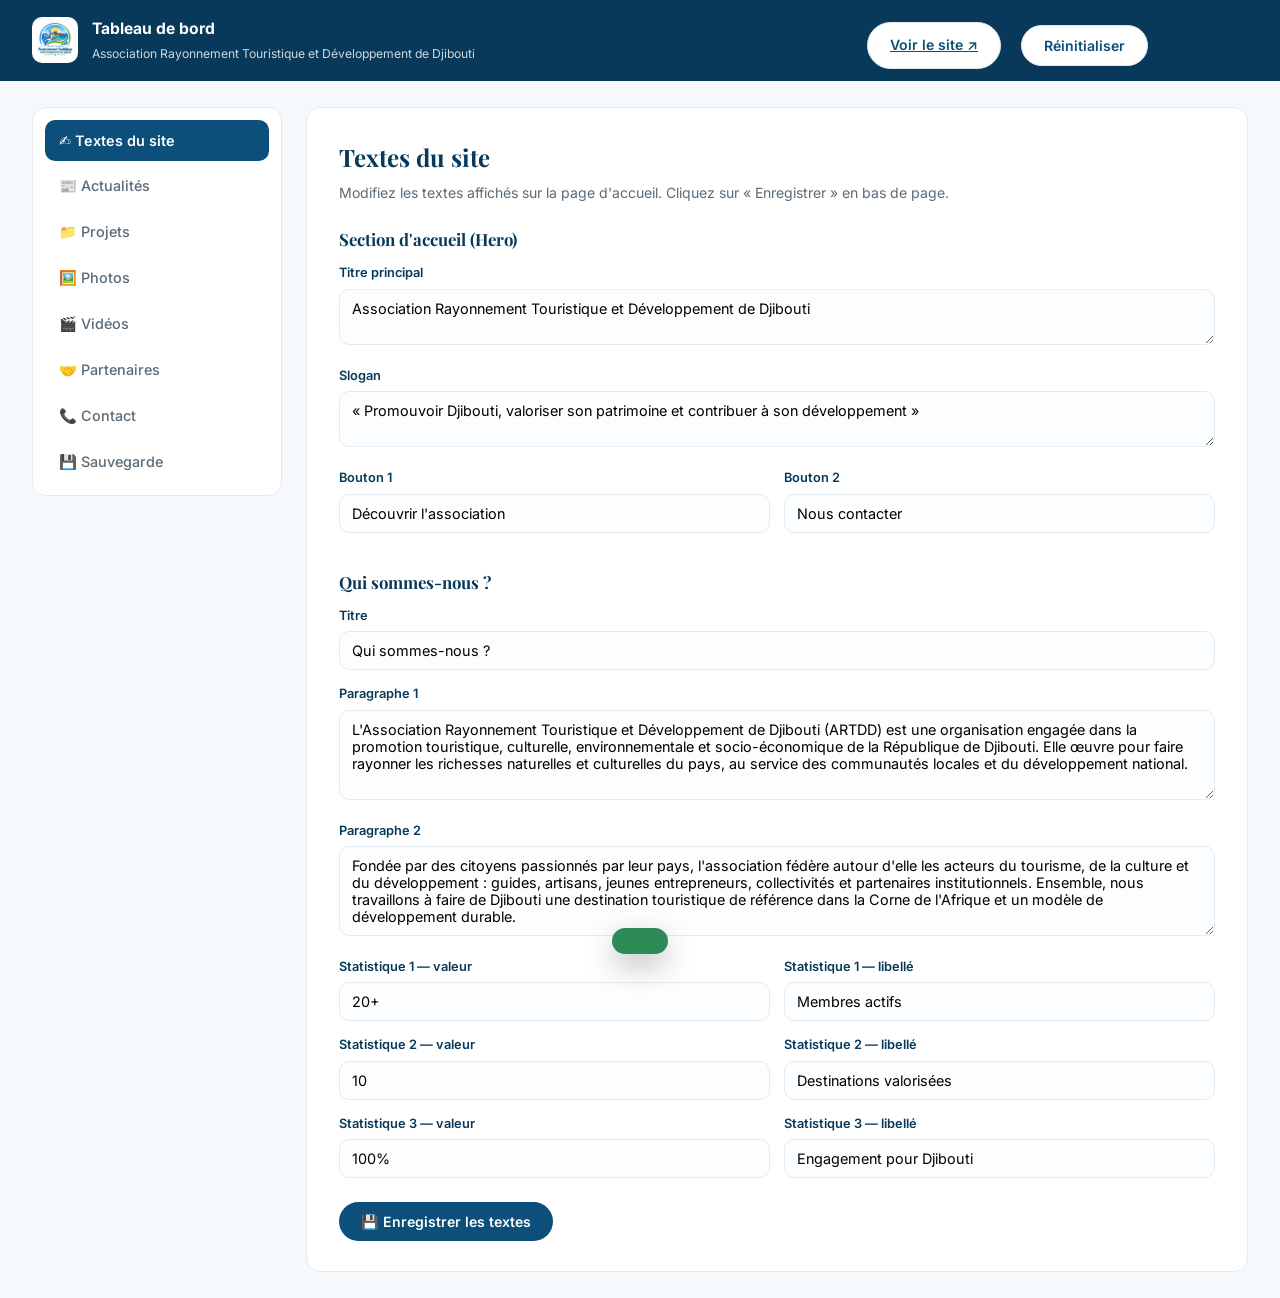
<file: admin.html>
<!DOCTYPE html>
<html lang="fr">
<head>
  <meta charset="UTF-8">
  <meta name="viewport" content="width=device-width, initial-scale=1.0">
  <title>Tableau de bord — ARTD Djibouti</title>
  <meta name="robots" content="noindex, nofollow">
  <link rel="icon" type="image/png" href="assets/logo.png">
  <link href="https://fonts.googleapis.com/css2?family=Inter:wght@400;500;600;700&family=Playfair+Display:wght@600;700&display=swap" rel="stylesheet">
  <link rel="stylesheet" href="css/admin.css">
</head>
<body>

  <header class="admin-topbar">
    <div class="admin-topbar-inner">
      <img src="assets/logo.png" alt="Logo de l'association" class="admin-logo">
      <div>
        <strong>Tableau de bord</strong>
        <span>Association Rayonnement Touristique et Développement de Djibouti</span>
      </div>
      <div class="topbar-actions">
        <a href="index.html" target="_blank" class="admin-btn ghost">Voir le site ↗</a>
        <button class="admin-btn ghost" id="btnReset">Réinitialiser</button>
        <span class="save-state" id="saveState"></span>
      </div>
    </div>
  </header>

  <div class="admin-layout">
    <nav class="admin-side" aria-label="Sections d'administration">
      <button class="side-link active" data-tab="textes">✍️ Textes du site</button>
      <button class="side-link" data-tab="actualites">📰 Actualités</button>
      <button class="side-link" data-tab="projets">📁 Projets</button>
      <button class="side-link" data-tab="galerie">🖼️ Photos</button>
      <button class="side-link" data-tab="videos">🎬 Vidéos</button>
      <button class="side-link" data-tab="partenaires">🤝 Partenaires</button>
      <button class="side-link" data-tab="contact">📞 Contact</button>
      <button class="side-link" data-tab="sauvegarde">💾 Sauvegarde</button>
    </nav>

    <main class="admin-main">

      <!-- ===== TEXTES ===== -->
      <section class="admin-tab active" id="tab-textes">
        <h2>Textes du site</h2>
        <p class="hint">Modifiez les textes affichés sur la page d'accueil. Cliquez sur « Enregistrer » en bas de page.</p>

        <h3>Section d'accueil (Hero)</h3>
        <div class="admin-form">
          <div class="f-group"><label>Titre principal</label><textarea rows="2" data-bind="hero.titre"></textarea></div>
          <div class="f-group"><label>Slogan</label><textarea rows="2" data-bind="hero.slogan"></textarea></div>
          <div class="f-row">
            <div class="f-group"><label>Bouton 1</label><input type="text" data-bind="hero.btn1"></div>
            <div class="f-group"><label>Bouton 2</label><input type="text" data-bind="hero.btn2"></div>
          </div>
        </div>

        <h3>Qui sommes-nous ?</h3>
        <div class="admin-form">
          <div class="f-group"><label>Titre</label><input type="text" data-bind="quiSommesNous.titre"></div>
          <div class="f-group"><label>Paragraphe 1</label><textarea rows="4" data-bind="quiSommesNous.texte1"></textarea></div>
          <div class="f-group"><label>Paragraphe 2</label><textarea rows="4" data-bind="quiSommesNous.texte2"></textarea></div>
          <div class="f-row">
            <div class="f-group"><label>Statistique 1 — valeur</label><input type="text" data-bind="quiSommesNous.stat1.valeur"></div>
            <div class="f-group"><label>Statistique 1 — libellé</label><input type="text" data-bind="quiSommesNous.stat1.libelle"></div>
          </div>
          <div class="f-row">
            <div class="f-group"><label>Statistique 2 — valeur</label><input type="text" data-bind="quiSommesNous.stat2.valeur"></div>
            <div class="f-group"><label>Statistique 2 — libellé</label><input type="text" data-bind="quiSommesNous.stat2.libelle"></div>
          </div>
          <div class="f-row">
            <div class="f-group"><label>Statistique 3 — valeur</label><input type="text" data-bind="quiSommesNous.stat3.valeur"></div>
            <div class="f-group"><label>Statistique 3 — libellé</label><input type="text" data-bind="quiSommesNous.stat3.libelle"></div>
          </div>
        </div>
        <button class="admin-btn primary save-btn" data-savetab="textes">💾 Enregistrer les textes</button>
      </section>

      <!-- ===== ACTUALITES ===== -->
      <section class="admin-tab" id="tab-actualites">
        <h2>Actualités</h2>
        <p class="hint">Ajoutez, modifiez ou supprimez les articles. Astuce : pour une photo, placez le fichier dans <code>assets/img/</code> et indiquez <code>assets/img/mon-image.jpg</code>.</p>
        <div id="actualitesList" class="items-list"></div>
        <button class="admin-btn primary" id="btnAddActu">➕ Ajouter une actualité</button>
        <button class="admin-btn primary save-btn" data-save="actualites">💾 Enregistrer les actualités</button>
      </section>

      <!-- ===== PROJETS ===== -->
      <section class="admin-tab" id="tab-projets">
        <h2>Projets</h2>
        <p class="hint">Renseignez la photo, le titre, la description, la date, le lieu, les partenaires et l'état de chaque projet.</p>
        <div id="projetsList" class="items-list"></div>
        <button class="admin-btn primary" id="btnAddProjet">➕ Ajouter un projet</button>
        <button class="admin-btn primary save-btn" data-save="projets">💾 Enregistrer les projets</button>
      </section>

      <!-- ===== GALERIE ===== -->
      <section class="admin-tab" id="tab-galerie">
        <h2>Photos</h2>
        <p class="hint">Gérez les photos de la galerie. Catégories : <code>tourisme</code>, <code>culture</code>, <code>patrimoine</code>, <code>evenements</code>, <code>activites</code>, <code>paysages</code>.</p>
        <div id="galerieList" class="items-list"></div>
        <button class="admin-btn primary" id="btnAddPhoto">➕ Ajouter une photo</button>
        <button class="admin-btn primary save-btn" data-save="galerie">💾 Enregistrer la galerie</button>
      </section>

      <!-- ===== VIDEOS ===== -->
      <section class="admin-tab" id="tab-videos">
        <h2>Vidéos</h2>
        <p class="hint">Ajoutez les titres et liens (YouTube, etc.) des vidéos de l'association.</p>
        <div id="videosList" class="items-list"></div>
        <button class="admin-btn primary" id="btnAddVideo">➕ Ajouter une vidéo</button>
        <button class="admin-btn primary save-btn" data-save="videos">💾 Enregistrer les vidéos</button>
      </section>

      <!-- ===== PARTENAIRES ===== -->
      <section class="admin-tab" id="tab-partenaires">
        <h2>Partenaires</h2>
        <p class="hint">Nom du partenaire et chemin du logo (optionnel, ex. <code>assets/img/logo-partenaire.png</code>).</p>
        <div id="partenairesList" class="items-list"></div>
        <button class="admin-btn primary" id="btnAddPartenaire">➕ Ajouter un partenaire</button>
        <button class="admin-btn primary save-btn" data-save="partenaires">💾 Enregistrer les partenaires</button>
      </section>

      <!-- ===== CONTACT ===== -->
      <section class="admin-tab" id="tab-contact">
        <h2>Informations de contact</h2>
        <p class="hint">Ces informations s'affichent dans la page Contact et dans le pied de page.</p>
        <div class="admin-form">
          <div class="f-group"><label>Nom complet de l'association</label><input type="text" data-bind="contact.nom"></div>
          <div class="f-row">
            <div class="f-group"><label>Email</label><input type="text" data-bind="contact.email"></div>
            <div class="f-group"><label>Téléphone 1</label><input type="text" data-bind="contact.tel1"></div>
          </div>
          <div class="f-row">
            <div class="f-group"><label>Téléphone 2</label><input type="text" data-bind="contact.tel2"></div>
            <div class="f-group"><label>Horaires</label><input type="text" data-bind="contact.horaires"></div>
          </div>
          <div class="f-group"><label>Adresse du siège</label><input type="text" data-bind="contact.adresse"></div>
          <h3 style="margin:18px 0 8px">Réseaux sociaux (liens)</h3>
          <div class="f-row">
            <div class="f-group"><label>Facebook</label><input type="text" data-bind="contact.facebook" placeholder="https://facebook.com/..."></div>
            <div class="f-group"><label>YouTube</label><input type="text" data-bind="contact.youtube" placeholder="https://youtube.com/..."></div>
          </div>
          <div class="f-row">
            <div class="f-group"><label>Instagram</label><input type="text" data-bind="contact.instagram" placeholder="https://instagram.com/..."></div>
            <div class="f-group"><label>TikTok</label><input type="text" data-bind="contact.tiktok" placeholder="https://tiktok.com/..."></div>
          </div>
          <div class="f-group"><label>X (Twitter)</label><input type="text" data-bind="contact.x" placeholder="https://x.com/..."></div>
        </div>
        <button class="admin-btn primary save-btn" data-savetab="contact">💾 Enregistrer le contact</button>
      </section>

      <!-- ===== SAUVEGARDE ===== -->
      <section class="admin-tab" id="tab-sauvegarde">
        <h2>Sauvegarde & restauration</h2>
        <p class="hint">Exportez vos contenus pour les conserver ou les transférer, puis importez-les sur un autre ordinateur ou après une mise en ligne.</p>
        <div class="sauvegarde-actions">
          <button class="admin-btn primary" id="btnExport">⬇️ Exporter les contenus (JSON)</button>
          <label class="admin-btn ghost file-label">⬆️ Importer un fichier JSON
            <input type="file" id="fileImport" accept=".json" hidden>
          </label>
        </div>
        <div class="warning">
          <strong>Important :</strong> les modifications sont enregistrées dans ce navigateur. Pensez à exporter régulièrement vos contenus.
          Pour publier le site avec vos contenus, remplacez le fichier <code>js/data.js</code> par le fichier exporté (demandez de l'aide technique si besoin).
        </div>
      </section>

    </main>
  </div>

  <div class="toast" id="toast"></div>

  <script src="js/data.js"></script>
  <script src="js/admin.js"></script>
</body>
</html>
</file>
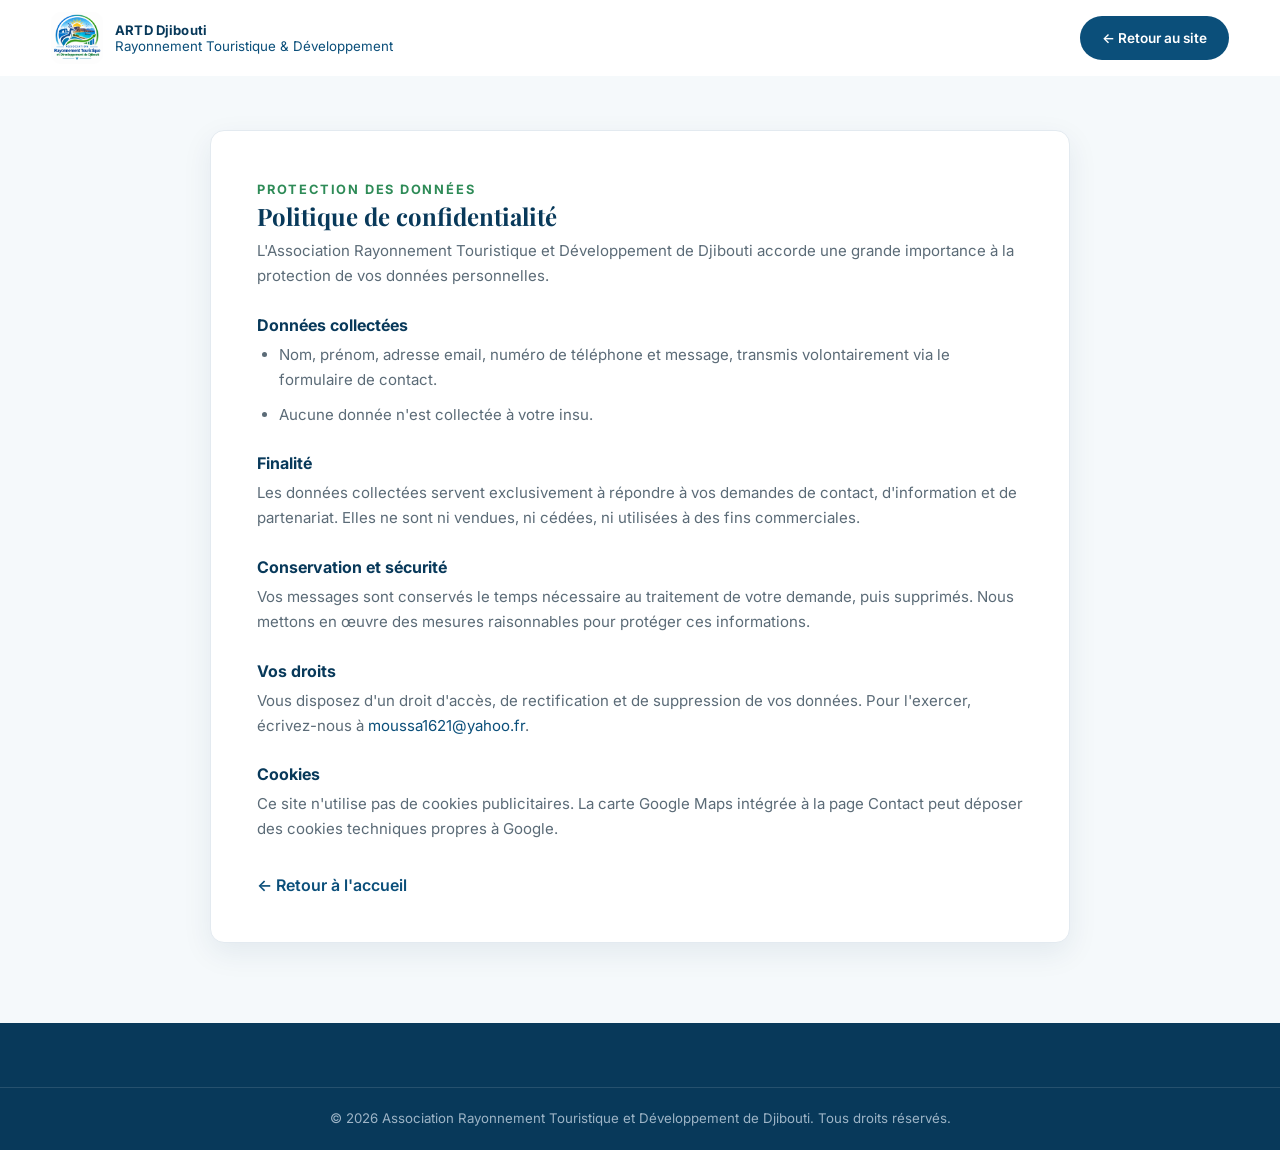
<file: confidentialite.html>
<!DOCTYPE html>
<html lang="fr">
<head>
  <meta charset="UTF-8">
  <meta name="viewport" content="width=device-width, initial-scale=1.0">
  <title>Politique de confidentialité — Association Rayonnement Touristique et Développement de Djibouti</title>
  <meta name="robots" content="index, follow">
  <link rel="icon" type="image/png" href="assets/logo.png">
  <link href="https://fonts.googleapis.com/css2?family=Inter:wght@400;500;600;700&family=Playfair+Display:wght@600;700&display=swap" rel="stylesheet">
  <link rel="stylesheet" href="css/style.css">
  <style>
    .legal-wrap{padding:130px 0 80px}
    .legal-card{background:#fff;border:1px solid var(--line);border-radius:14px;box-shadow:var(--shadow);padding:44px 46px;max-width:860px;margin:0 auto}
    .legal-card h2{margin-bottom:8px}
    .legal-card .kicker{margin-bottom:0}
    .legal-card h3{font-family:var(--font-body);font-size:1rem;margin:26px 0 8px}
    .legal-card p, .legal-card li{color:var(--muted);font-size:.94rem;margin-bottom:10px}
    .legal-card ul{list-style:disc;padding-left:22px}
    .back-link{display:inline-block;margin:20px 0 0;font-weight:600}
  </style>
</head>
<body>

  <header class="site-header">
    <div class="header-inner container">
      <a href="index.html" class="brand">
        <img src="assets/logo.png" alt="Logo de l'association" class="brand-logo">
        <span class="brand-text">
          <strong>ARTD&nbsp;Djibouti</strong>
          <small>Rayonnement Touristique &amp; Développement</small>
        </span>
      </a>
      <a href="index.html" class="btn btn-blue btn-header">← Retour au site</a>
    </div>
  </header>

  <main class="legal-wrap section-alt">
    <div class="container">
      <article class="legal-card">
        <span class="kicker">Protection des données</span>
        <h2>Politique de confidentialité</h2>
        <p>L'Association Rayonnement Touristique et Développement de Djibouti accorde une grande importance à la protection de vos données personnelles.</p>
        <h3>Données collectées</h3>
        <ul>
          <li>Nom, prénom, adresse email, numéro de téléphone et message, transmis volontairement via le formulaire de contact.</li>
          <li>Aucune donnée n'est collectée à votre insu.</li>
        </ul>
        <h3>Finalité</h3>
        <p>Les données collectées servent exclusivement à répondre à vos demandes de contact, d'information et de partenariat. Elles ne sont ni vendues, ni cédées, ni utilisées à des fins commerciales.</p>
        <h3>Conservation et sécurité</h3>
        <p>Vos messages sont conservés le temps nécessaire au traitement de votre demande, puis supprimés. Nous mettons en œuvre des mesures raisonnables pour protéger ces informations.</p>
        <h3>Vos droits</h3>
        <p>Vous disposez d'un droit d'accès, de rectification et de suppression de vos données. Pour l'exercer, écrivez-nous à <a href="mailto:moussa1621@yahoo.fr">moussa1621@yahoo.fr</a>.</p>
        <h3>Cookies</h3>
        <p>Ce site n'utilise pas de cookies publicitaires. La carte Google Maps intégrée à la page Contact peut déposer des cookies techniques propres à Google.</p>
        <a class="back-link" href="index.html">← Retour à l'accueil</a>
      </article>
    </div>
  </main>

  <footer class="site-footer">
    <div class="footer-bottom">
      <div class="container">
        <p>© 2026 Association Rayonnement Touristique et Développement de Djibouti. Tous droits réservés.</p>
      </div>
    </div>
  </footer>

</body>
</html>
</file>
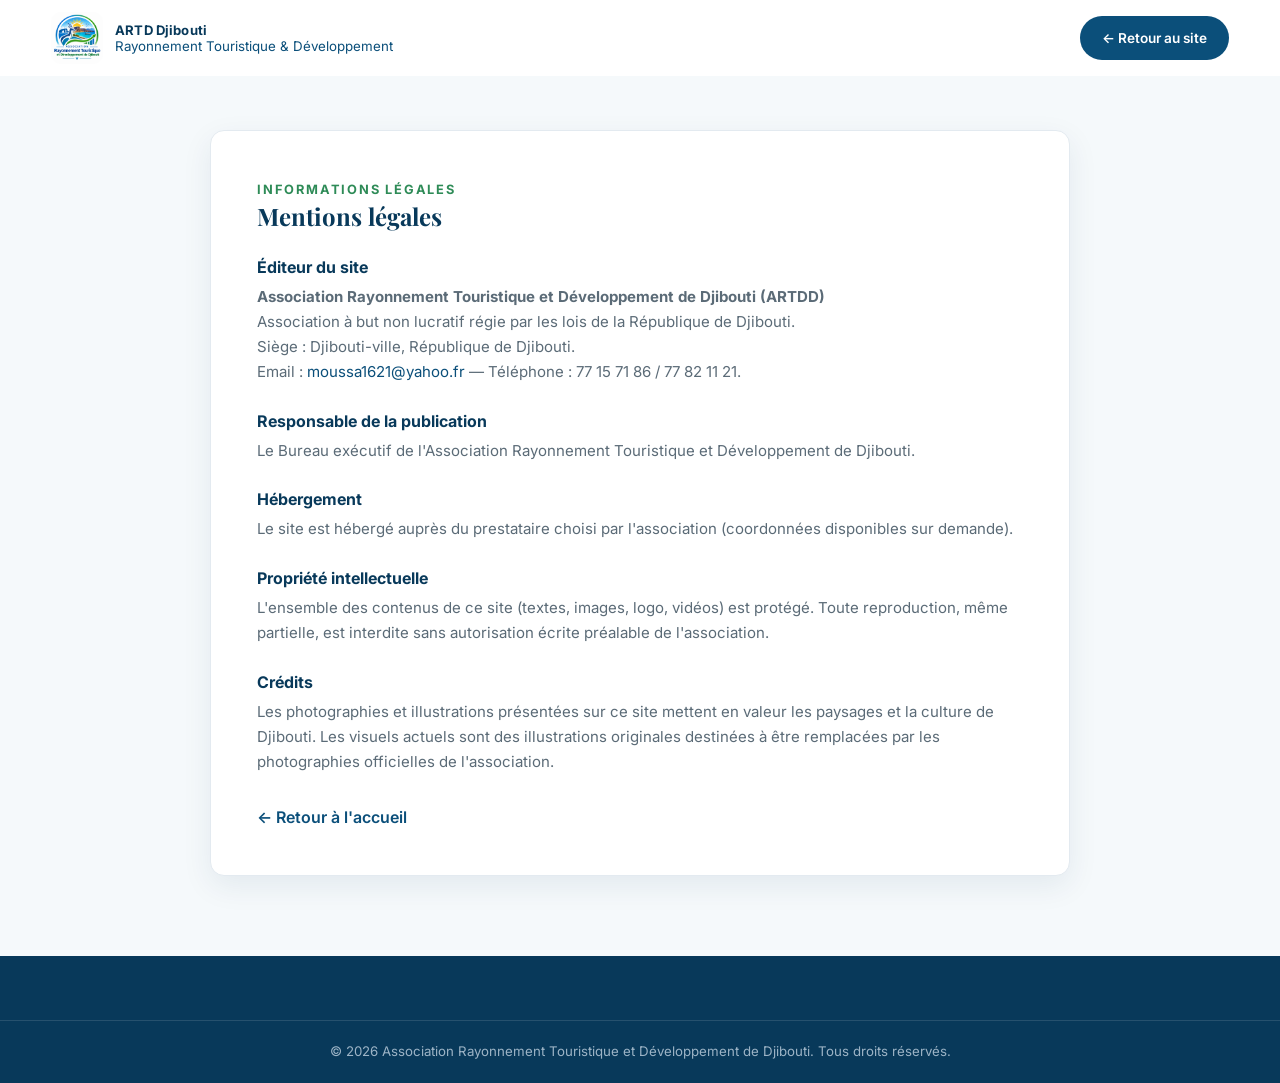
<file: mentions-legales.html>
<!DOCTYPE html>
<html lang="fr">
<head>
  <meta charset="UTF-8">
  <meta name="viewport" content="width=device-width, initial-scale=1.0">
  <title>Mentions légales — Association Rayonnement Touristique et Développement de Djibouti</title>
  <meta name="robots" content="index, follow">
  <link rel="icon" type="image/png" href="assets/logo.png">
  <link href="https://fonts.googleapis.com/css2?family=Inter:wght@400;500;600;700&family=Playfair+Display:wght@600;700&display=swap" rel="stylesheet">
  <link rel="stylesheet" href="css/style.css">
  <style>
    .legal-wrap{padding:130px 0 80px}
    .legal-card{background:#fff;border:1px solid var(--line);border-radius:14px;box-shadow:var(--shadow);padding:44px 46px;max-width:860px;margin:0 auto}
    .legal-card h2{margin-bottom:8px}
    .legal-card .kicker{margin-bottom:0}
    .legal-card h3{font-family:var(--font-body);font-size:1rem;margin:26px 0 8px}
    .legal-card p, .legal-card li{color:var(--muted);font-size:.94rem;margin-bottom:10px}
    .legal-card ul{list-style:disc;padding-left:22px}
    .back-link{display:inline-block;margin:20px 0 0;font-weight:600}
  </style>
</head>
<body>

  <header class="site-header">
    <div class="header-inner container">
      <a href="index.html" class="brand">
        <img src="assets/logo.png" alt="Logo de l'association" class="brand-logo">
        <span class="brand-text">
          <strong>ARTD&nbsp;Djibouti</strong>
          <small>Rayonnement Touristique &amp; Développement</small>
        </span>
      </a>
      <a href="index.html" class="btn btn-blue btn-header">← Retour au site</a>
    </div>
  </header>

  <main class="legal-wrap section-alt">
    <div class="container">
      <article class="legal-card">
        <span class="kicker">Informations légales</span>
        <h2>Mentions légales</h2>
        <h3>Éditeur du site</h3>
        <p><strong>Association Rayonnement Touristique et Développement de Djibouti (ARTDD)</strong><br>
        Association à but non lucratif régie par les lois de la République de Djibouti.<br>
        Siège : Djibouti-ville, République de Djibouti.<br>
        Email : <a href="mailto:moussa1621@yahoo.fr">moussa1621@yahoo.fr</a> — Téléphone : 77 15 71 86 / 77 82 11 21.</p>
        <h3>Responsable de la publication</h3>
        <p>Le Bureau exécutif de l'Association Rayonnement Touristique et Développement de Djibouti.</p>
        <h3>Hébergement</h3>
        <p>Le site est hébergé auprès du prestataire choisi par l'association (coordonnées disponibles sur demande).</p>
        <h3>Propriété intellectuelle</h3>
        <p>L'ensemble des contenus de ce site (textes, images, logo, vidéos) est protégé. Toute reproduction, même partielle, est interdite sans autorisation écrite préalable de l'association.</p>
        <h3>Crédits</h3>
        <p>Les photographies et illustrations présentées sur ce site mettent en valeur les paysages et la culture de Djibouti. Les visuels actuels sont des illustrations originales destinées à être remplacées par les photographies officielles de l'association.</p>
        <a class="back-link" href="index.html">← Retour à l'accueil</a>
      </article>
    </div>
  </main>

  <footer class="site-footer">
    <div class="footer-bottom">
      <div class="container">
        <p>© 2026 Association Rayonnement Touristique et Développement de Djibouti. Tous droits réservés.</p>
      </div>
    </div>
  </footer>

</body>
</html>
</file>
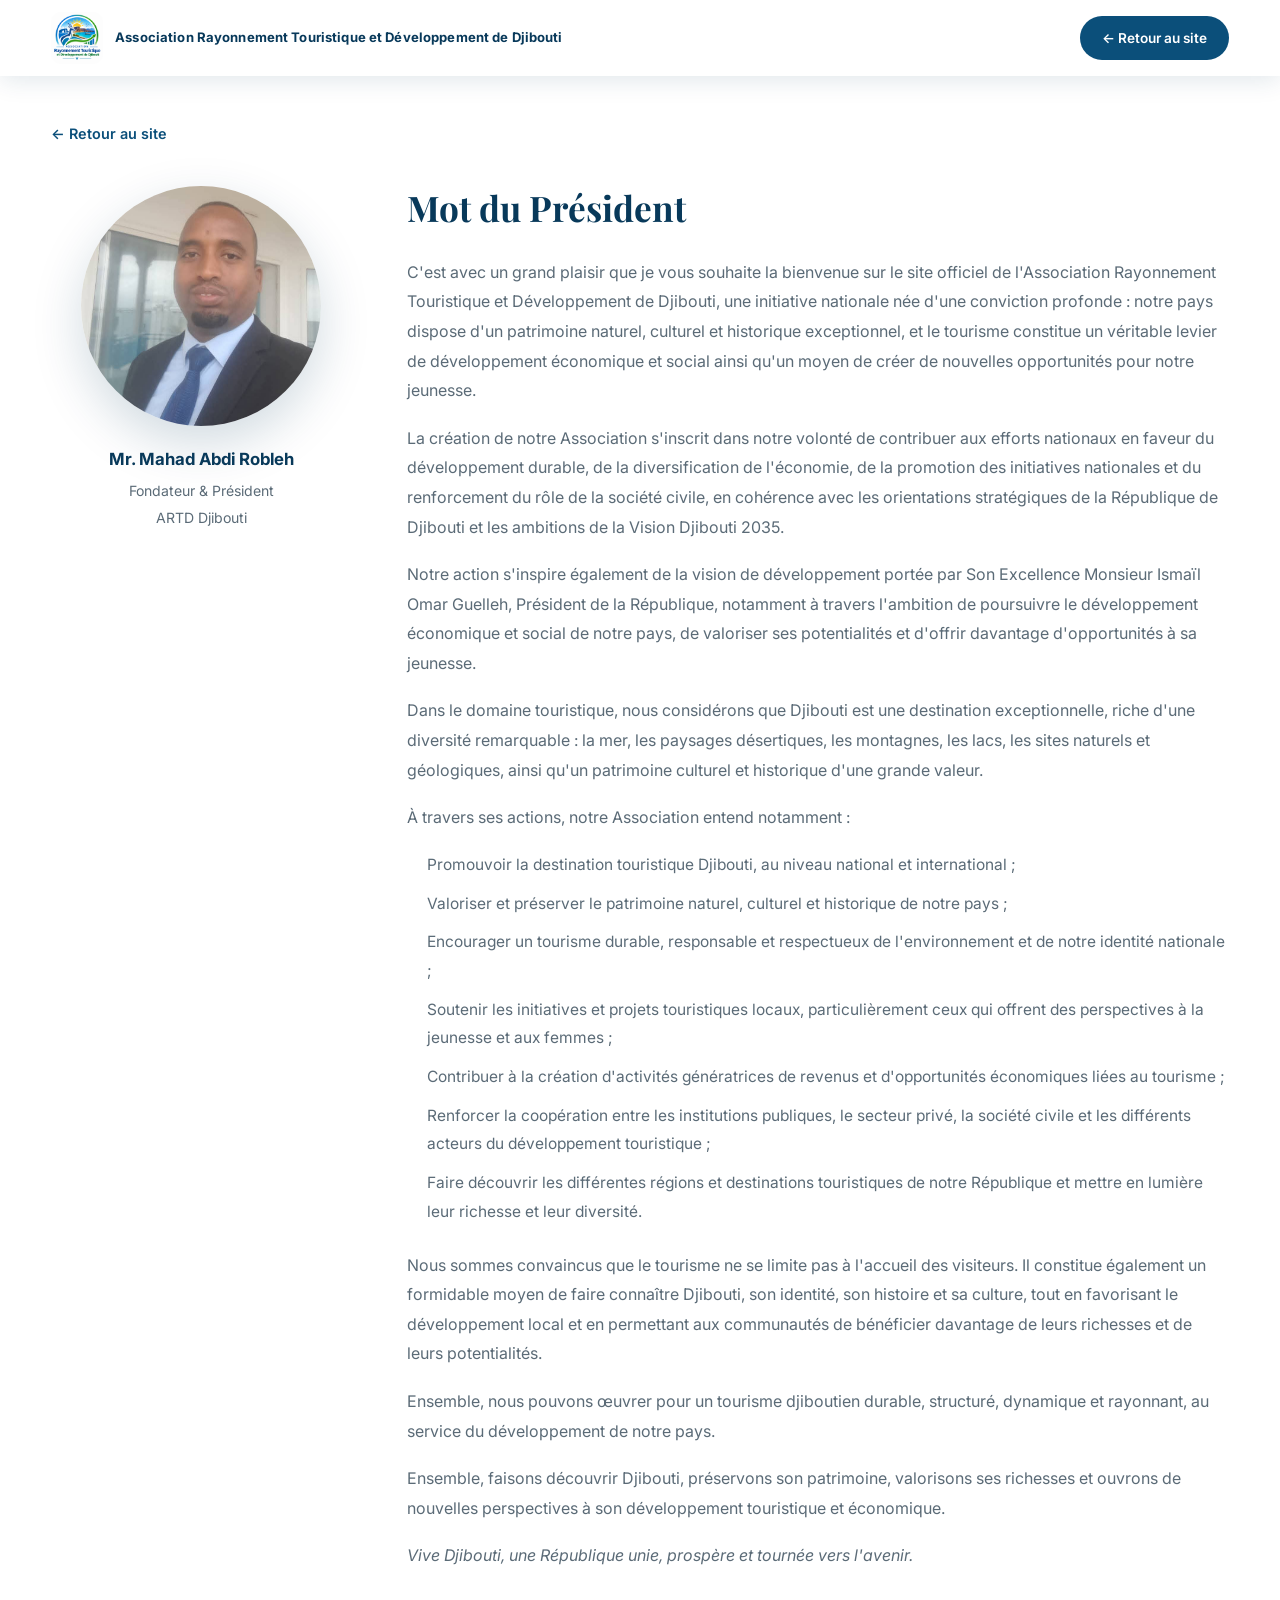
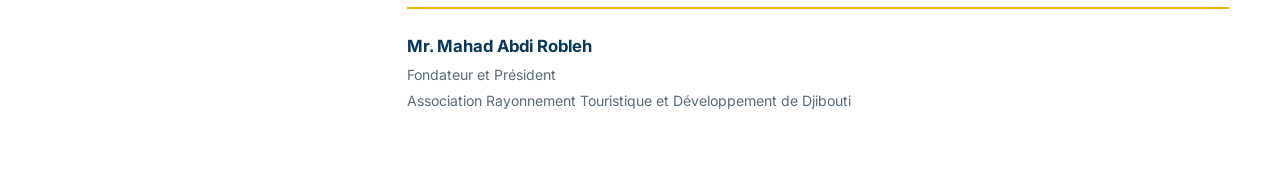
<file: mot-du-directeur.html>
<!DOCTYPE html>
<html lang="fr">
<head>
  <meta charset="UTF-8">
  <meta name="viewport" content="width=device-width, initial-scale=1.0">
  <title>Mot du Directeur — ARTD Djibouti</title>
  <link rel="icon" type="image/png" href="assets/logo.png">
  <link rel="preconnect" href="https://fonts.googleapis.com">
  <link rel="preconnect" href="https://fonts.gstatic.com" crossorigin>
  <link href="https://fonts.googleapis.com/css2?family=Playfair+Display:wght@600;700&family=Inter:wght@400;500;600;700&display=swap" rel="stylesheet">
  <link rel="stylesheet" href="css/style.css">
  <style>
    .directeur-page{padding:120px 0 80px}
    .directeur-inner{display:grid;grid-template-columns:300px 1fr;gap:56px;align-items:start}
    .directeur-photo{position:sticky;top:100px;text-align:center}
    .directeur-photo img{width:240px;height:240px;object-fit:cover;border-radius:50%;box-shadow:0 18px 50px rgba(8,57,90,.18);margin:0 auto 20px}
    .directeur-photo strong{display:block;font-size:1.05rem;color:var(--blue-deep);margin-bottom:4px}
    .directeur-photo span{font-size:.88rem;color:var(--muted)}
    .directeur-content h1{font-size:clamp(1.6rem,3vw,2.2rem);color:var(--blue-deep);margin-bottom:28px}
    .directeur-content p{color:var(--muted);line-height:1.85;margin-bottom:18px;font-size:1rem}
    .directeur-content ul{margin:16px 0 24px 20px;color:var(--muted);line-height:1.85}
    .directeur-content ul li{margin-bottom:10px;font-size:.97rem}
    .directeur-signature{margin-top:36px;padding-top:24px;border-top:2px solid var(--gold)}
    .directeur-signature strong{display:block;font-size:1.05rem;color:var(--blue-deep)}
    .directeur-signature span{font-size:.88rem;color:var(--muted)}
    .back-btn{display:inline-flex;align-items:center;gap:8px;margin-bottom:40px;color:var(--blue);font-weight:600;font-size:.9rem}
    .back-btn:hover{color:var(--blue-deep)}
    @media(max-width:860px){
      .directeur-inner{grid-template-columns:1fr}
      .directeur-photo{position:static}
      .directeur-photo img{width:180px;height:180px}
    }
  </style>
</head>
<body>

  <header class="site-header scrolled">
    <div class="header-inner container">
      <a href="index.html" class="brand">
        <img src="assets/logo.png" alt="Logo ARTD" class="brand-logo">
        <span class="brand-text">
          <strong>Association Rayonnement Touristique et Développement de Djibouti</strong>
        </span>
      </a>
      <a href="index.html" class="btn btn-blue btn-header">← Retour au site</a>
    </div>
  </header>

  <main>
    <section class="directeur-page">
      <div class="container">
        <a href="index.html" class="back-btn">← Retour au site</a>
        <div class="directeur-inner">
          <aside class="directeur-photo">
            <img src="assets/img/directeur.jpg" alt="Photo de Mr Mahad Abdi Robleh, Président de l'ARTD">
            <strong>Mr. Mahad Abdi Robleh</strong>
            <span>Fondateur &amp; Président<br>ARTD Djibouti</span>
          </aside>
          <div class="directeur-content">
            <h1>Mot du Président</h1>
            <p>C'est avec un grand plaisir que je vous souhaite la bienvenue sur le site officiel de l'Association Rayonnement Touristique et Développement de Djibouti, une initiative nationale née d'une conviction profonde : notre pays dispose d'un patrimoine naturel, culturel et historique exceptionnel, et le tourisme constitue un véritable levier de développement économique et social ainsi qu'un moyen de créer de nouvelles opportunités pour notre jeunesse.</p>
            <p>La création de notre Association s'inscrit dans notre volonté de contribuer aux efforts nationaux en faveur du développement durable, de la diversification de l'économie, de la promotion des initiatives nationales et du renforcement du rôle de la société civile, en cohérence avec les orientations stratégiques de la République de Djibouti et les ambitions de la Vision Djibouti 2035.</p>
            <p>Notre action s'inspire également de la vision de développement portée par Son Excellence Monsieur Ismaïl Omar Guelleh, Président de la République, notamment à travers l'ambition de poursuivre le développement économique et social de notre pays, de valoriser ses potentialités et d'offrir davantage d'opportunités à sa jeunesse.</p>
            <p>Dans le domaine touristique, nous considérons que Djibouti est une destination exceptionnelle, riche d'une diversité remarquable : la mer, les paysages désertiques, les montagnes, les lacs, les sites naturels et géologiques, ainsi qu'un patrimoine culturel et historique d'une grande valeur.</p>
            <p>À travers ses actions, notre Association entend notamment :</p>
            <ul>
              <li>Promouvoir la destination touristique Djibouti, au niveau national et international ;</li>
              <li>Valoriser et préserver le patrimoine naturel, culturel et historique de notre pays ;</li>
              <li>Encourager un tourisme durable, responsable et respectueux de l'environnement et de notre identité nationale ;</li>
              <li>Soutenir les initiatives et projets touristiques locaux, particulièrement ceux qui offrent des perspectives à la jeunesse et aux femmes ;</li>
              <li>Contribuer à la création d'activités génératrices de revenus et d'opportunités économiques liées au tourisme ;</li>
              <li>Renforcer la coopération entre les institutions publiques, le secteur privé, la société civile et les différents acteurs du développement touristique ;</li>
              <li>Faire découvrir les différentes régions et destinations touristiques de notre République et mettre en lumière leur richesse et leur diversité.</li>
            </ul>
            <p>Nous sommes convaincus que le tourisme ne se limite pas à l'accueil des visiteurs. Il constitue également un formidable moyen de faire connaître Djibouti, son identité, son histoire et sa culture, tout en favorisant le développement local et en permettant aux communautés de bénéficier davantage de leurs richesses et de leurs potentialités.</p>
            <p>Ensemble, nous pouvons œuvrer pour un tourisme djiboutien durable, structuré, dynamique et rayonnant, au service du développement de notre pays.</p>
            <p>Ensemble, faisons découvrir Djibouti, préservons son patrimoine, valorisons ses richesses et ouvrons de nouvelles perspectives à son développement touristique et économique.</p>
            <p><em>Vive Djibouti, une République unie, prospère et tournée vers l'avenir.</em></p>
            <div class="directeur-signature">
              <strong>Mr. Mahad Abdi Robleh</strong>
              <span>Fondateur et Président<br>Association Rayonnement Touristique et Développement de Djibouti</span>
            </div>
          </div>
        </div>
      </div>
    </section>
  </main>

</body>
</html>
</file>
<file: css/admin.css>
/* =========================================================
   ARTD Djibouti — Tableau de bord administrateur
   ========================================================= */
:root{
  --blue-deep:#08395a;--blue:#0b4f7a;--green:#2e8b57;--gold:#f2b705;
  --ink:#182833;--muted:#5b6b77;--line:#e3eaf0;--bg:#f5f9fb;
}
*{margin:0;padding:0;box-sizing:border-box}
body{font-family:'Inter','Segoe UI',system-ui,sans-serif;color:var(--ink);background:var(--bg);line-height:1.6;font-size:15px}
h1,h2,h3{font-family:'Playfair Display',Georgia,serif;color:var(--blue-deep)}
h2{margin-bottom:6px;font-size:1.5rem}
h3{font-size:1.05rem;margin-top:22px}

/* Topbar */
.admin-topbar{background:var(--blue-deep);color:#fff;padding:12px 0;position:sticky;top:0;z-index:50}
.admin-topbar-inner{width:min(1400px,95%);margin:0 auto;display:flex;align-items:center;gap:14px}
.admin-logo{width:46px;height:46px;object-fit:contain;background:#fff;border-radius:10px;padding:4px}
.admin-topbar strong{display:block;font-size:.98rem}
.admin-topbar span{font-size:.76rem;opacity:.8}
.topbar-actions{margin-left:auto;display:flex;gap:10px;align-items:center}
.save-state{font-size:.78rem;color:var(--gold);min-width:80px;text-align:right}

/* Layout */
.admin-layout{width:min(1400px,95%);margin:26px auto;display:grid;grid-template-columns:250px 1fr;gap:24px;align-items:start}
.admin-side{background:#fff;border:1px solid var(--line);border-radius:14px;padding:12px;display:flex;flex-direction:column;gap:4px;position:sticky;top:84px}
.side-link{background:none;border:0;text-align:left;padding:12px 14px;border-radius:10px;font-size:.9rem;font-weight:500;color:var(--muted);cursor:pointer;font-family:inherit;transition:background .2s,color .2s}
.side-link:hover{background:var(--bg);color:var(--blue)}
.side-link.active{background:var(--blue);color:#fff;font-weight:600}

.admin-main{background:#fff;border:1px solid var(--line);border-radius:14px;padding:30px 32px;min-height:70vh}
.admin-tab{display:none}
.admin-tab.active{display:block;animation:fade .35s ease}
@keyframes fade{from{opacity:0;transform:translateY(8px)}to{opacity:1;transform:none}}
.hint{color:var(--muted);font-size:.88rem;margin-bottom:20px}
.hint code{background:var(--bg);padding:2px 7px;border-radius:6px;font-size:.82rem;color:var(--blue)}

/* Formulaires */
.admin-form{margin-top:10px}
.f-row{display:grid;grid-template-columns:1fr 1fr;gap:14px}
.f-group{margin-bottom:14px}
.f-group label{display:block;font-size:.8rem;font-weight:600;color:var(--blue-deep);margin-bottom:5px}
.f-group input,.f-group textarea{width:100%;padding:10px 12px;border:1.5px solid var(--line);border-radius:10px;font-family:inherit;font-size:.9rem;background:#fbfdfe;transition:border-color .2s}
.f-group input:focus,.f-group textarea:focus{outline:none;border-color:var(--blue);box-shadow:0 0 0 3px rgba(11,79,122,.1)}

/* Listes d'éléments (actualités, projets, etc.) */
.items-list{display:flex;flex-direction:column;gap:14px;margin-bottom:18px}
.item-card{border:1.5px solid var(--line);border-radius:14px;padding:18px;background:#fbfdfe}
.item-head{display:flex;align-items:center;gap:14px;margin-bottom:12px}
.item-head img{width:74px;height:54px;object-fit:cover;border-radius:8px;border:1px solid var(--line);background:var(--bg)}
.item-head .ph{width:74px;height:54px;border-radius:8px;background:linear-gradient(135deg,#eaf3f9,#e9f6ef);display:flex;align-items:center;justify-content:center;font-size:1.4rem}
.item-head .head-txt{flex:1;font-weight:600;font-size:.92rem;color:var(--blue-deep)}
.item-del{background:none;border:0;color:#c0392b;font-size:1.35rem;cursor:pointer;padding:4px 8px;border-radius:8px;transition:background .2s}
.item-del:hover{background:#fdeceb}
.item-fields{display:grid;grid-template-columns:1fr 1fr;gap:12px}
.item-fields .wide{grid-column:1 / -1}
.item-fields input,.item-fields textarea,.item-fields select{width:100%;padding:9px 11px;border:1.5px solid var(--line);border-radius:9px;font-family:inherit;font-size:.86rem;background:#fff}
.item-fields textarea{resize:vertical}

/* Boutons */
.admin-btn{display:inline-flex;align-items:center;gap:8px;padding:11px 22px;border-radius:999px;font-weight:600;font-size:.88rem;border:0;cursor:pointer;font-family:inherit;transition:all .25s;margin-right:10px;margin-top:10px}
.admin-btn.primary{background:var(--blue);color:#fff}
.admin-btn.primary:hover{background:var(--blue-deep)}
.admin-btn.ghost{background:#fff;color:var(--blue);border:1.5px solid var(--line)}
.admin-btn.ghost:hover{border-color:var(--blue)}
.file-label{display:inline-flex;cursor:pointer}
.save-btn{background:var(--green);color:#fff}
.save-btn:hover{background:#22714a}

/* Sauvegarde */
.sauvegarde-actions{margin:14px 0 22px}
.warning{background:#fdf5d8;border:1px solid #f0dfa0;border-radius:12px;padding:16px 18px;font-size:.86rem;color:#6b5a10}
.warning code{background:#fff;padding:1px 6px;border-radius:5px}

/* Toast */
.toast{position:fixed;bottom:26px;left:50%;transform:translate(-50%,80px);background:var(--green);color:#fff;padding:13px 28px;border-radius:999px;font-weight:600;font-size:.9rem;box-shadow:0 12px 30px rgba(0,0,0,.25);transition:transform .35s ease;z-index:100}
.toast.show{transform:translate(-50%,0)}

@media (max-width:900px){
  .admin-layout{grid-template-columns:1fr}
  .admin-side{flex-direction:row;overflow-x:auto;position:static}
  .side-link{white-space:nowrap}
  .admin-main{padding:22px 18px}
  .f-row,.item-fields{grid-template-columns:1fr}
  .admin-topbar span{display:none}
  .save-state{display:none}
}
</file>
<file: css/style.css>
/* =========================================================
   ARTD Djibouti — Feuille de style principale
   Palette : Bleu (mer/ciel) · Vert (développement) · Or (rayonnement)
   ========================================================= */

:root{
  --blue-deep:#08395a;
  --blue:#0b4f7a;
  --blue-mid:#14608a;
  --blue-soft:#eaf3f9;
  --green:#2e8b57;
  --green-soft:#e9f6ef;
  --gold:#f2b705;
  --gold-deep:#d99e00;
  --ink:#182833;
  --muted:#5b6b77;
  --line:#e3eaf0;
  --bg:#ffffff;
  --bg-alt:#f5f9fb;
  --shadow:0 10px 30px rgba(8,57,90,.08);
  --shadow-lg:0 18px 50px rgba(8,57,90,.14);
  --radius:14px;
  --font-title:'Playfair Display',Georgia,serif;
  --font-body:'Inter','Segoe UI',system-ui,-apple-system,sans-serif;
}

*{margin:0;padding:0;box-sizing:border-box}
html{scroll-behavior:smooth;scroll-padding-top:90px}
body{font-family:var(--font-body);color:var(--ink);background:var(--bg);line-height:1.65;font-size:16px}
img{max-width:100%;display:block}
a{color:var(--blue);text-decoration:none}
ul{list-style:none}
.container{width:min(1180px,92%);margin:0 auto}

::selection{background:var(--gold);color:#fff}

/* ---------- Typo ---------- */
h1,h2,h3,h4{font-family:var(--font-title);color:var(--blue-deep);line-height:1.25}
.kicker{display:inline-block;font-size:.8rem;font-weight:700;letter-spacing:.14em;text-transform:uppercase;color:var(--green);margin-bottom:10px}
.section{padding:88px 0}
.section-alt{background:var(--bg-alt)}
.section-head{text-align:center;max-width:720px;margin:0 auto 52px}
.section-title{font-size:clamp(1.6rem,3.2vw,2.3rem);margin-bottom:14px}
.section-sub{color:var(--muted);font-size:1.02rem}

/* ---------- Boutons ---------- */
.btn{display:inline-flex;align-items:center;justify-content:center;gap:8px;padding:12px 26px;border-radius:999px;font-weight:600;font-size:.95rem;border:2px solid transparent;cursor:pointer;transition:all .25s ease;font-family:var(--font-body)}
.btn-gold{background:var(--gold);color:#3a2c00}
.btn-gold:hover{background:var(--gold-deep);transform:translateY(-2px);box-shadow:0 10px 24px rgba(242,183,5,.35)}
.btn-blue{background:var(--blue);color:#fff}
.btn-blue:hover{background:var(--blue-deep);transform:translateY(-2px);box-shadow:0 10px 24px rgba(11,79,122,.3)}
.btn-outline{background:rgba(255,255,255,.08);color:#fff;border-color:rgba(255,255,255,.7)}
.btn-outline:hover{background:#fff;color:var(--blue-deep)}
.btn-full{width:100%}
.btn-lg{padding:15px 34px;font-size:1rem}
.btn-header{padding:9px 20px;font-size:.85rem}
.btn-sm{padding:8px 18px;font-size:.83rem}

/* ---------- Header sticky ---------- */
.site-header{position:fixed;top:0;left:0;right:0;z-index:1000;background:#fff;transition:box-shadow .3s ease,background .3s ease}
.site-header.scrolled{box-shadow:0 4px 24px rgba(8,57,90,.12)}
.header-inner{display:flex;align-items:center;gap:20px;min-height:76px}
.brand{display:flex;align-items:center;gap:12px;margin-right:auto}
.brand-logo{width:52px;height:52px;object-fit:contain;border-radius:10px}
.brand-text{display:flex;flex-direction:column;line-height:1.15}
.brand-text strong{color:var(--blue-deep);font-size:1.02rem;letter-spacing:.02em}
.brand-text strong{color:var(--blue-deep);font-size:.82rem;letter-spacing:.01em;line-height:1.3}
.main-nav ul{display:flex;gap:2px}
.main-nav a{display:block;padding:10px 12px;font-size:.86rem;font-weight:500;color:var(--muted);border-radius:8px;transition:color .2s,background .2s}
.main-nav a:hover{color:var(--blue)}
.nav-link.active{color:var(--blue);font-weight:600}
.site-header.scrolled .nav-link.active{box-shadow:inset 0 -2px 0 var(--gold)}

.nav-toggle{display:none;flex-direction:column;gap:5px;background:none;border:0;cursor:pointer;padding:6px}
.nav-toggle span{width:26px;height:2.5px;background:var(--blue-deep);border-radius:2px;transition:all .3s}
.nav-toggle.open span:nth-child(1){transform:translateY(7.5px) rotate(45deg)}
.nav-toggle.open span:nth-child(2){opacity:0}
.nav-toggle.open span:nth-child(3){transform:translateY(-7.5px) rotate(-45deg)}

/* ---------- Hero ---------- */
.hero{position:relative;min-height:92vh;display:flex;align-items:center;justify-content:center;text-align:center;overflow:hidden;color:#fff}
.hero-bg{position:absolute;inset:0;background:url("../img/photos/hero.jpg") center/cover no-repeat;transform:scale(1.05);animation:heroZoom 18s ease-in-out infinite alternate}
@keyframes heroZoom{from{transform:scale(1.05)}to{transform:scale(1.14)}}
.hero-overlay{position:absolute;inset:0;background:linear-gradient(180deg,rgba(8,40,60,.72) 0%,rgba(8,40,60,.45) 45%,rgba(8,57,90,.78) 100%)}
.hero-content{position:relative;z-index:2;padding:140px 0 80px}
.hero-badge{display:inline-block;padding:7px 18px;border:1px solid rgba(255,255,255,.45);border-radius:999px;font-size:.78rem;letter-spacing:.18em;text-transform:uppercase;background:rgba(255,255,255,.08);backdrop-filter:blur(4px);margin-bottom:26px}
.hero h1{color:#fff;font-size:clamp(1.7rem,4.6vw,3.3rem);max-width:19ch;margin:0 auto 22px;text-shadow:0 4px 30px rgba(0,0,0,.35)}
.hero-slogan{font-size:clamp(1rem,2.2vw,1.3rem);color:#f4f0e2;font-style:italic;max-width:46ch;margin:0 auto 38px;font-family:var(--font-title)}
.hero-actions{display:flex;gap:16px;justify-content:center;flex-wrap:wrap}
.hero-scroll{position:absolute;left:50%;bottom:26px;transform:translateX(-50%);color:#fff;font-size:1.3rem;opacity:.8;animation:bounce 2s infinite;z-index:2}
@keyframes bounce{0%,100%{transform:translate(-50%,0)}50%{transform:translate(-50%,8px)}}

/* ---------- Grilles & cartes ---------- */
.grid{display:grid;gap:26px}
.grid-2{grid-template-columns:repeat(2,1fr)}
.grid-3{grid-template-columns:repeat(3,1fr)}
.grid-4{grid-template-columns:repeat(4,1fr)}

.card{background:#fff;border:1px solid var(--line);border-radius:var(--radius);box-shadow:var(--shadow);transition:transform .3s ease,box-shadow .3s ease;overflow:hidden}
.card:hover{transform:translateY(-6px);box-shadow:var(--shadow-lg)}

/* Piliers */
.pilier-card{padding:30px 26px;text-align:left}
.pilier-card .ic{font-size:1.9rem;width:62px;height:62px;display:flex;align-items:center;justify-content:center;border-radius:16px;background:var(--blue-soft);margin-bottom:18px}
.pilier-card:nth-child(2n) .ic{background:var(--green-soft)}
.pilier-card:nth-child(3n) .ic{background:#fdf5d8}
.pilier-card h3{font-size:1.08rem;margin-bottom:10px;font-family:var(--font-body);font-weight:700;color:var(--blue-deep)}
.pilier-card p{color:var(--muted);font-size:.92rem}

/* Missions */
.mission-card{padding:0;text-align:left;position:relative;overflow:hidden;display:flex;flex-direction:column}
.mission-card::after{content:"";position:absolute;left:0;bottom:0;width:100%;height:3px;background:linear-gradient(90deg,var(--blue),var(--green),var(--gold));transform:scaleX(0);transform-origin:left;transition:transform .35s ease}
.mission-card:hover::after{transform:scaleX(1)}
.mission-img{width:100%;aspect-ratio:16/10;object-fit:cover;display:block}
.mission-body{padding:20px 22px 24px;flex:1;display:flex;flex-direction:column}
.mission-body h3{font-size:1rem;font-family:var(--font-body);font-weight:700;color:var(--blue-deep);margin-bottom:8px}
.mission-body p{color:var(--muted);font-size:.88rem;flex:1}

/* Qui sommes-nous */
.about-grid{align-items:center}
.about-media{position:relative}
.about-img{border-radius:var(--radius);box-shadow:var(--shadow-lg);width:100%;aspect-ratio:4/3;object-fit:cover}
.about-badge{position:absolute;left:22px;bottom:-26px;background:#fff;border-radius:12px;box-shadow:var(--shadow-lg);display:flex;align-items:center;gap:14px;padding:14px 20px;max-width:calc(100% - 44px)}
.about-badge img{width:44px;height:44px;object-fit:contain}
.about-badge strong{display:block;font-size:.9rem;color:var(--blue-deep)}
.about-badge span{font-size:.78rem;color:var(--muted)}
.about-text .section-title{text-align:left;margin-bottom:16px}
.about-text p{color:var(--muted);margin-bottom:14px}
.stats{display:flex;gap:26px;margin:26px 0 30px;flex-wrap:wrap}
.stat b{display:block;font-size:1.7rem;font-family:var(--font-title);color:var(--green)}
.stat span{font-size:.82rem;color:var(--muted)}

/* Destinations */
.dest-card{display:flex;flex-direction:column}
.dest-card img{aspect-ratio:16/10;object-fit:cover;width:100%}
.dest-body{padding:22px 22px 24px;flex:1;display:flex;flex-direction:column}
.dest-body h3{font-size:1.12rem;margin-bottom:8px}
.dest-body p{color:var(--muted);font-size:.9rem;margin-bottom:16px;flex:1}

/* Bandeau patrimoine */
.patrimoine-band{background:linear-gradient(160deg,var(--blue-deep) 0%,var(--blue) 55%,#0d5a48 100%)}
.patrimoine-card{background:rgba(255,255,255,.07);border:1px solid rgba(255,255,255,.16);backdrop-filter:blur(6px);padding:28px 24px;border-radius:var(--radius);transition:transform .3s ease,background .3s ease}
.patrimoine-card:hover{transform:translateY(-6px);background:rgba(255,255,255,.13)}
.patrimoine-card .ic{font-size:1.7rem;margin-bottom:12px}
.patrimoine-card h3{color:#fff;font-size:1.02rem;font-family:var(--font-body);font-weight:700;margin-bottom:8px}
.patrimoine-card p{color:#cfe0ec;font-size:.88rem}

/* Projets */
.projet-card{display:flex;flex-direction:column}
.projet-card img{aspect-ratio:16/9;object-fit:cover;width:100%}
.projet-body{padding:22px;flex:1;display:flex;flex-direction:column}
.projet-meta{display:flex;flex-wrap:wrap;gap:8px;margin-bottom:12px}
.chip{display:inline-block;font-size:.72rem;font-weight:600;padding:4px 12px;border-radius:999px;background:var(--blue-soft);color:var(--blue)}
.chip.vert{background:var(--green-soft);color:#1e6b41}
.chip.or{background:#fdf3d3;color:#8a6c00}
.projet-body h3{font-size:1.05rem;margin-bottom:10px}
.projet-body p{color:var(--muted);font-size:.89rem;margin-bottom:12px;flex:1}
.projet-detail{font-size:.82rem;color:var(--muted);border-top:1px solid var(--line);padding-top:12px;margin-top:auto}
.projet-detail b{color:var(--blue-deep)}

/* Actualités */
.actu-card{display:flex;flex-direction:column}
.actu-card img{aspect-ratio:16/9;object-fit:cover;width:100%}
.actu-body{padding:22px;flex:1;display:flex;flex-direction:column}
.actu-date{font-size:.78rem;color:var(--gold-deep);font-weight:600;text-transform:uppercase;letter-spacing:.06em;margin-bottom:8px}
.actu-body h3{font-size:1.05rem;margin-bottom:10px}
.actu-body p{color:var(--muted);font-size:.9rem;margin-bottom:16px;flex:1}
.actu-video{width:100%;aspect-ratio:16/9;display:block;background:#000;object-fit:cover;min-height:180px}

/* Galerie */
.filter-bar{display:flex;flex-wrap:wrap;justify-content:center;gap:10px;margin-bottom:36px}
.filter-btn{padding:9px 20px;border-radius:999px;border:1.5px solid var(--line);background:#fff;color:var(--muted);font-weight:600;font-size:.83rem;cursor:pointer;transition:all .25s}
.filter-btn:hover{border-color:var(--blue);color:var(--blue)}
.filter-btn.active{background:var(--blue);border-color:var(--blue);color:#fff}
.galerie-grid{display:grid;grid-template-columns:repeat(4,1fr);gap:16px}
.galerie-item{position:relative;border-radius:12px;overflow:hidden;cursor:pointer;aspect-ratio:4/3}
.galerie-item img{width:100%;height:100%;object-fit:cover;transition:transform .45s ease}
.galerie-item:hover img{transform:scale(1.08)}
.galerie-item figcaption{position:absolute;inset:auto 0 0 0;padding:26px 14px 12px;background:linear-gradient(transparent,rgba(8,40,60,.85));color:#fff;font-size:.83rem;font-weight:600;opacity:0;transition:opacity .3s}
.galerie-item:hover figcaption{opacity:1}
.galerie-item.hidden{display:none}

/* Vidéos */
.video-card{padding:26px;position:relative}
.video-card .play{width:56px;height:56px;border-radius:50%;background:var(--gold);color:#3a2c00;display:flex;align-items:center;justify-content:center;font-size:1.2rem;margin-bottom:16px;box-shadow:0 8px 20px rgba(242,183,5,.4)}
.video-card h3{font-size:1rem;font-family:var(--font-body);font-weight:700}
.video-card p{color:var(--muted);font-size:.87rem;margin-top:6px}

/* Partenaires */
.partenaires-grid{display:grid;grid-template-columns:repeat(4,1fr);gap:18px}
.partenaire{background:#fff;border:1px solid var(--line);border-radius:12px;padding:26px 16px;text-align:center;box-shadow:0 4px 14px rgba(8,57,90,.05);transition:transform .25s,box-shadow .25s}
.partenaire:hover{transform:translateY(-4px);box-shadow:var(--shadow)}
.partenaire img{width:64px;height:64px;object-fit:contain;margin:0 auto 12px}
.partenaire .ph{width:64px;height:64px;margin:0 auto 12px;border-radius:50%;background:linear-gradient(135deg,var(--blue-soft),var(--green-soft));display:flex;align-items:center;justify-content:center;color:var(--blue);font-family:var(--font-title);font-weight:700;font-size:1.25rem}
.partenaire span{font-size:.85rem;font-weight:600;color:var(--blue-deep)}

/* Contact */
.contact-grid{display:grid;grid-template-columns:1fr 1.25fr;gap:30px;margin-bottom:30px}
.contact-info{background:linear-gradient(165deg,var(--blue-deep),var(--blue-mid));border-radius:var(--radius);padding:36px 30px;color:#dcebf5}
.contact-info h3{color:#fff;font-family:var(--font-body);font-size:1.15rem;margin-bottom:22px}
.contact-info strong{color:#fff}
.ci-item{display:flex;gap:14px;margin-bottom:20px;align-items:flex-start;font-size:.92rem}
.ci-item .ic{flex:0 0 38px;height:38px;border-radius:10px;background:rgba(255,255,255,.12);display:flex;align-items:center;justify-content:center;font-size:1.05rem}
.contact-form-card{background:#fff;border:1px solid var(--line);border-radius:var(--radius);box-shadow:var(--shadow);padding:34px 32px}
.contact-form-card h3{font-family:var(--font-body);font-size:1.15rem;margin-bottom:20px}
.form-row{display:grid;grid-template-columns:1fr 1fr;gap:16px}
.form-group{margin-bottom:16px}
.form-group label{display:block;font-size:.82rem;font-weight:600;color:var(--blue-deep);margin-bottom:6px}
.form-group input,.form-group textarea{width:100%;padding:12px 14px;border:1.5px solid var(--line);border-radius:10px;font-family:var(--font-body);font-size:.92rem;color:var(--ink);transition:border-color .2s,box-shadow .2s;background:#fbfdfe}
.form-group input:focus,.form-group textarea:focus{outline:none;border-color:var(--blue);box-shadow:0 0 0 3px rgba(20,96,138,.12)}
.form-note{margin-top:14px;font-size:.85rem;font-weight:600}
.form-note.ok{color:var(--green)}
.form-note.err{color:#c0392b}
.map-card{border-radius:var(--radius);overflow:hidden;box-shadow:var(--shadow);border:1px solid var(--line)}
.map-card iframe{width:100%;height:380px;border:0;display:block}

/* ---------- Footer ---------- */
.site-footer{background:var(--blue-deep);color:#c9d9e6;padding:64px 0 0}
.footer-grid{display:grid;grid-template-columns:1.4fr 1fr 1fr 1fr;gap:36px;padding-bottom:44px}
.footer-brand .footer-logo{width:64px;height:64px;object-fit:contain;background:#fff;border-radius:12px;padding:6px;margin-bottom:16px}
.footer-brand strong{display:block;color:#fff;font-size:.95rem;line-height:1.4;margin-bottom:10px}
.footer-brand p{font-size:.86rem;color:#9db4c6}
.footer-col h4{color:#fff;font-family:var(--font-body);font-size:.9rem;letter-spacing:.08em;text-transform:uppercase;margin-bottom:16px}
.footer-col ul li{margin-bottom:9px}
.footer-col ul a{color:#c9d9e6;font-size:.88rem;transition:color .2s}
.footer-col ul a:hover{color:var(--gold)}
.footer-contact-item{font-size:.88rem;margin-bottom:10px;display:flex;gap:10px}
.footer-contact-item .ic{flex:0 0 auto}
.social-row{display:flex;gap:10px;flex-wrap:wrap}
.social-row a{width:40px;height:40px;border-radius:10px;background:rgba(255,255,255,.09);display:flex;align-items:center;justify-content:center;transition:background .25s,transform .25s}
.social-row a:hover{background:var(--gold);transform:translateY(-3px)}
.social-row svg{width:18px;height:18px;fill:#fff}
.social-row a:hover svg{fill:#3a2c00}
.footer-bottom{border-top:1px solid rgba(255,255,255,.12);padding:20px 0}
.footer-bottom p{color:#9db4c6;font-size:.83rem;text-align:center}

/* ---------- Lightbox ---------- */
.lightbox{position:fixed;inset:0;background:rgba(5,25,40,.92);z-index:2000;display:flex;align-items:center;justify-content:center;opacity:0;pointer-events:none;transition:opacity .3s}
.lightbox.open{opacity:1;pointer-events:auto}
.lightbox figure{max-width:min(920px,90vw);text-align:center}
.lightbox img{max-width:100%;max-height:78vh;border-radius:10px;box-shadow:0 30px 80px rgba(0,0,0,.5);margin:0 auto}
.lightbox figcaption{color:#dcebf5;margin-top:14px;font-size:.9rem}
.lightbox-close{position:absolute;top:18px;right:26px;font-size:2.2rem;color:#fff;background:none;border:0;cursor:pointer;line-height:1}

/* ---------- Animations reveal ---------- */
.reveal{opacity:0;transform:translateY(26px);transition:opacity .7s ease,transform .7s ease}
.reveal.visible{opacity:1;transform:none}
@media (prefers-reduced-motion:reduce){
  .reveal{opacity:1;transform:none;transition:none}
  .hero-bg{animation:none}
  html{scroll-behavior:auto}
}

/* ---------- Bandeau langues (préparé) ---------- */
.lang-switch{display:none;gap:6px;font-size:.78rem}
.lang-switch a{padding:6px 10px;border-radius:8px;color:var(--muted);font-weight:600}
.lang-switch a.active{background:var(--blue-soft);color:var(--blue)}

/* ============ RESPONSIVE ============ */
@media (max-width:1024px){
  .grid-4{grid-template-columns:repeat(2,1fr)}
  .galerie-grid{grid-template-columns:repeat(3,1fr)}
  .partenaires-grid{grid-template-columns:repeat(3,1fr)}
  .footer-grid{grid-template-columns:repeat(2,1fr)}
}
@media (max-width:860px){
  .section{padding:64px 0}
  .btn-header{display:none}
  .nav-toggle{display:flex}
  .main-nav{position:fixed;top:76px;right:0;width:min(320px,84vw);background:#fff;box-shadow:-10px 20px 40px rgba(8,57,90,.18);border-radius:0 0 0 18px;padding:18px;transform:translateX(110%);transition:transform .35s ease;z-index:999;max-height:calc(100vh - 76px);overflow:auto}
  .main-nav.open{transform:translateX(0)}
  .main-nav ul{flex-direction:column;gap:2px}
  .main-nav a{padding:13px 14px;font-size:1rem}
  .grid-2,.grid-3,.contact-grid{grid-template-columns:1fr}
  .about-grid{gap:44px}
  .hero{min-height:88vh}
}
@media (max-width:600px){
  .grid-4{grid-template-columns:1fr}
  .galerie-grid{grid-template-columns:repeat(2,1fr)}
  .partenaires-grid{grid-template-columns:repeat(2,1fr)}
  .footer-grid{grid-template-columns:1fr;gap:28px}
  .form-row{grid-template-columns:1fr}
  .stats{gap:18px}
  .brand-text strong{font-size:.68rem;max-width:180px;display:block}
  .hero h1{font-size:1.45rem}
  .hero-actions .btn{width:100%;max-width:320px}
  .about-badge{position:static;margin-top:14px;max-width:100%}
  .about-media{margin-bottom:8px}
}
</file>
